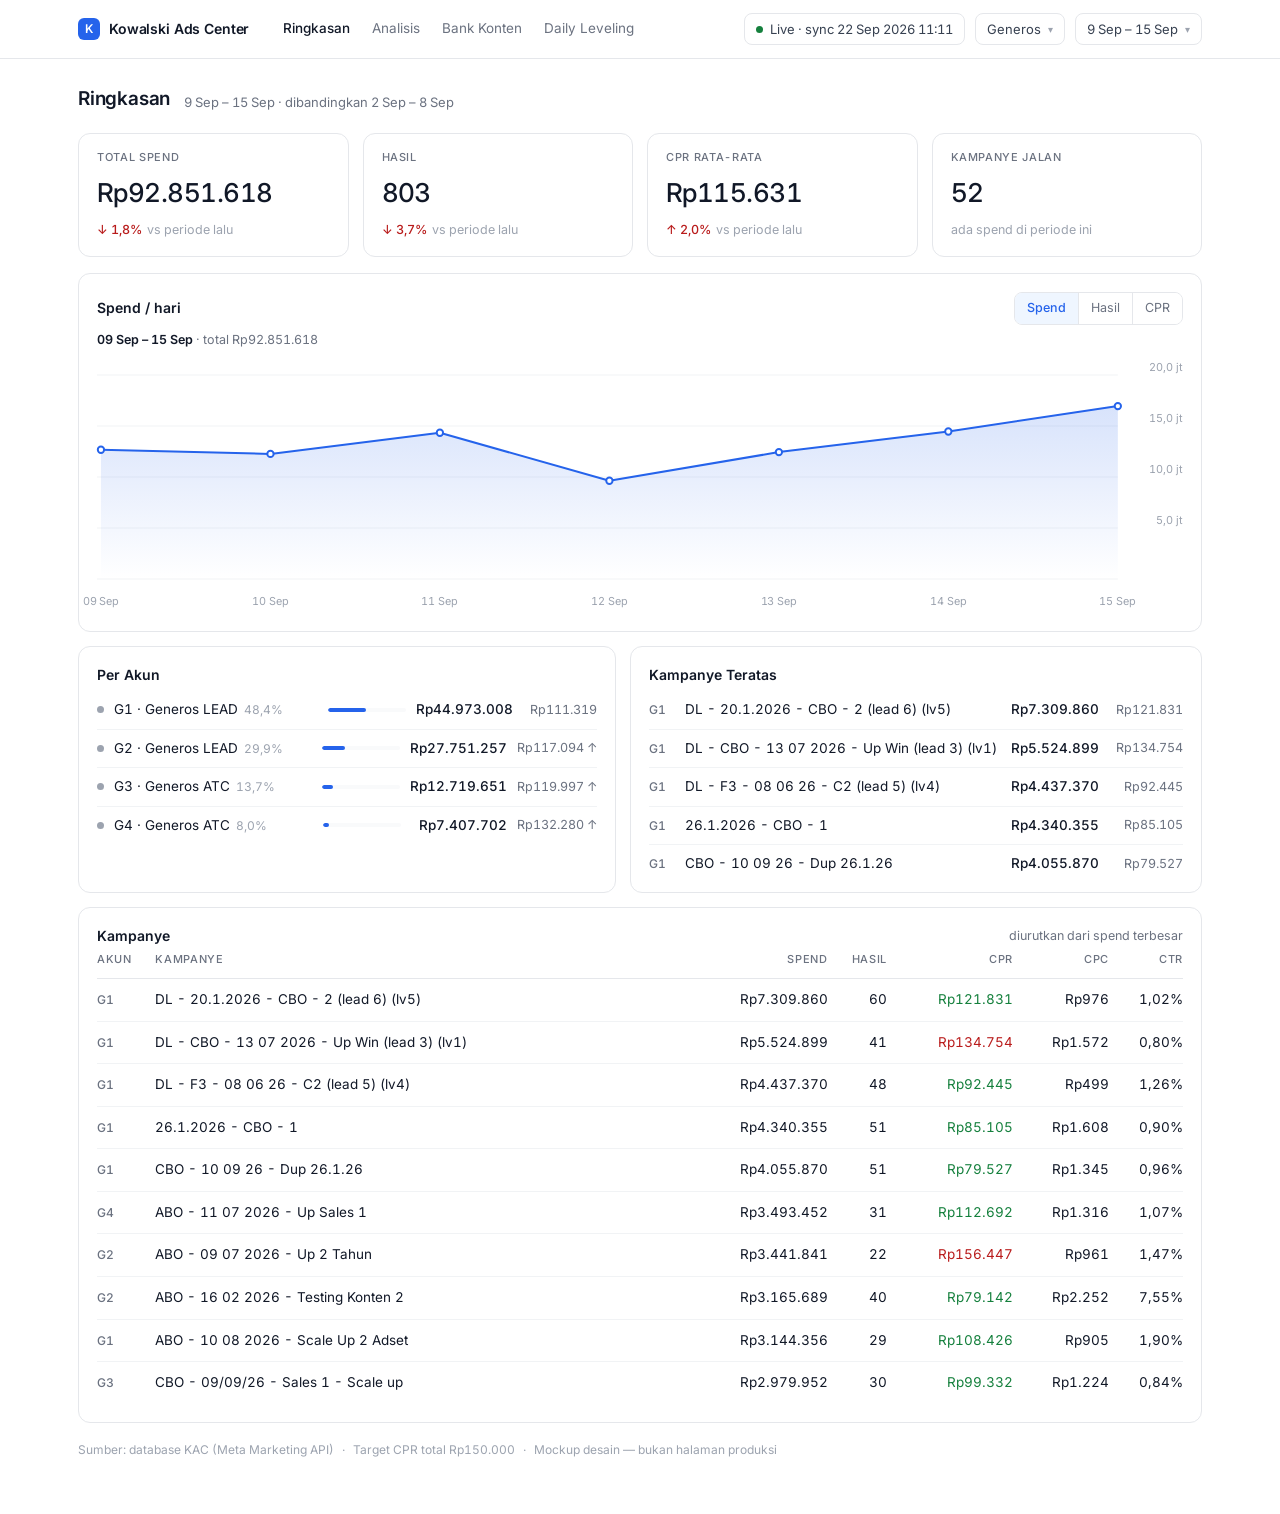
<file: templates/dashboard_v2.html>
<!DOCTYPE html>
<html lang="id">
<head>
<link rel="icon" type="image/png" href="/static/favicon.png">
<link rel="stylesheet" href="https://cdn.jsdelivr.net/npm/bootstrap-icons@1.11.3/font/bootstrap-icons.min.css">
<meta charset="utf-8">
<meta name="viewport" content="width=device-width, initial-scale=1">
<title>Kowalski Ads Center — Ringkasan</title>
<link rel="preconnect" href="https://fonts.googleapis.com">
<link rel="preconnect" href="https://fonts.gstatic.com" crossorigin>
<link href="https://fonts.googleapis.com/css2?family=Inter:wght@400;500;600&display=swap" rel="stylesheet">
<style>
  :root{
    --text:#111827; --text-2:#374151; --muted:#6B7280; --faint:#9CA3AF;
    --line:#E5E7EB; --line-soft:#F1F3F5; --soft:#F9FAFB;
    --accent:#2563EB; --accent-soft:#EFF6FF;
    --good:#15803D; --good-soft:#F0FDF4; --bad:#B91C1C; --bad-soft:#FEF2F2;
    --radius:12px;
  }
  *{box-sizing:border-box}
  html,body{margin:0;padding:0}
  body{
    font-family:'Inter',system-ui,-apple-system,'Segoe UI',Roboto,sans-serif;
    background:#fff; color:var(--text);
    font-size:14px; line-height:1.45;
    -webkit-font-smoothing:antialiased;
    font-variant-numeric:tabular-nums;
  }
  /* ---------- topbar ---------- */
  .topbar{border-bottom:1px solid var(--line); background:#fff}
  .topbar-in{max-width:1180px;margin:0 auto;padding:0 28px;height:58px;display:flex;align-items:center;gap:28px}
  .brand{display:flex;align-items:center;gap:9px;font-weight:600;letter-spacing:-.01em}
  .mark{width:22px;height:22px;border-radius:6px;background:var(--accent);color:#fff;
        display:grid;place-items:center;font-size:12px;font-weight:600}
  .nav{display:flex;gap:22px;margin-left:6px}
  .nav a{color:var(--muted);text-decoration:none;font-size:13.5px}
  .nav a.on{color:var(--text);font-weight:500}
  .topbar-right{margin-left:auto;display:flex;align-items:center;gap:10px}
  .pill{display:inline-flex;align-items:center;gap:7px;border:1px solid var(--line);border-radius:8px;
        padding:6px 11px;font-size:13px;color:var(--text-2);background:#fff;white-space:nowrap}
  .pill .chev{color:var(--faint);font-size:10px}
  .dot-live{width:7px;height:7px;border-radius:50%;background:var(--good)}
  /* ---------- layout ---------- */
  .wrap{max-width:1180px;margin:0 auto;padding:26px 28px 56px}
  .head{display:flex;align-items:flex-end;gap:14px;flex-wrap:wrap;margin-bottom:20px}
  h1{font-size:19px;font-weight:600;margin:0;letter-spacing:-.01em}
  .head .sub{color:var(--muted);font-size:13px;margin-bottom:1px}
  /* ---------- stat cards ---------- */
  .cards{display:grid;grid-template-columns:repeat(4,1fr);gap:14px;margin-bottom:16px}
  .stat{border:1px solid var(--line);border-radius:var(--radius);padding:16px 18px 17px}
  .stat .lab{font-size:11px;font-weight:500;letter-spacing:.06em;text-transform:uppercase;color:var(--muted)}
  .stat .val{font-size:26px;font-weight:500;letter-spacing:-.02em;margin:9px 0 7px}
  .stat .val small{font-size:15px;color:var(--muted);font-weight:400;margin-left:3px}
  .delta{display:inline-flex;align-items:center;gap:5px;font-size:12.5px;font-weight:500}
  .delta.up{color:var(--good)} .delta.down{color:var(--bad)} .delta.flat{color:var(--muted)}
  .delta .vs{color:var(--faint);font-weight:400}
  /* ---------- chart ---------- */
  .card{border:1px solid var(--line);border-radius:var(--radius);padding:18px}
  .card-hd{display:flex;align-items:center;gap:10px;margin-bottom:6px}
  .card-hd h2{font-size:14px;font-weight:600;margin:0}
  .seg{margin-left:auto;display:inline-flex;border:1px solid var(--line);border-radius:8px;overflow:hidden}
  .seg button{appearance:none;border:0;background:#fff;color:var(--muted);font:inherit;font-size:12.5px;
              padding:6px 12px;cursor:pointer;border-right:1px solid var(--line)}
  .seg button:last-child{border-right:0}
  .seg button.on{background:var(--accent-soft);color:var(--accent);font-weight:500}
  .chart-meta{color:var(--muted);font-size:12.5px;margin-bottom:14px}
  .chart-meta b{color:var(--text);font-weight:600}
  svg{display:block;width:100%;height:250px;overflow:visible}
  .gridline{stroke:var(--line-soft);stroke-width:1}
  .xlab{fill:var(--faint);font-size:11px}
  .ylab{fill:var(--faint);font-size:11px}
  /* ---------- panel list ---------- */
  .grid2{display:grid;grid-template-columns:1fr 1fr;gap:14px;margin-top:14px}
  .row{display:flex;align-items:center;gap:10px;padding:9px 0;border-bottom:1px solid var(--line-soft)}
  .row:last-child{border-bottom:0;padding-bottom:0}
  .row .nm{flex:1;min-width:0;overflow:hidden;text-overflow:ellipsis;white-space:nowrap;font-size:13.5px}
  .row .nm .tag{color:var(--faint);font-size:12px;margin-left:6px}
  .row .num{font-weight:500;font-size:13.5px}
  .row .sub{color:var(--muted);font-size:12.5px;min-width:74px;text-align:right}
  .sdot{width:7px;height:7px;border-radius:50%;background:var(--faint);flex:0 0 7px}
  .bar{height:4px;border-radius:2px;background:var(--soft);overflow:hidden;width:78px;flex:0 0 78px}
  .bar i{display:block;height:100%;background:var(--accent);border-radius:2px}
  /* ---------- table ---------- */
  table{width:100%;border-collapse:collapse;margin-top:4px}
  th{font-size:11px;font-weight:500;letter-spacing:.06em;text-transform:uppercase;color:var(--muted);
     text-align:right;padding:0 0 10px;border-bottom:1px solid var(--line);white-space:nowrap}
  th:first-child,td:first-child{text-align:left}
  th.l,td.l{text-align:left}
  td{padding:11px 0;border-bottom:1px solid var(--line-soft);font-size:13.5px;text-align:right}
  tbody tr:last-child td{border-bottom:0}
  .cmp{max-width:46ch;overflow:hidden;text-overflow:ellipsis;white-space:nowrap}
  .ok{color:var(--good)} .no{color:var(--bad)}
  .tagacc{display:inline-block;min-width:26px;font-size:12px;color:var(--muted);font-weight:500}
  .foot{margin-top:18px;color:var(--faint);font-size:12px;display:flex;gap:8px;align-items:center}
</style>
</head>
<body>

<div class="topbar">
  <div class="topbar-in">
    <div class="brand"><span class="mark">K</span> Kowalski Ads Center</div>
    <nav class="nav">
      <a href="#" class="on">Ringkasan</a>
      <a href="#">Analisis</a>
      <a href="#">Bank Konten</a>
      <a href="#">Daily Leveling</a>
    </nav>
    <div class="topbar-right">
      <span class="pill"><span class="dot-live"></span> Live · sync 22 Sep 2026 11:11</span>
      <span class="pill">Generos <span class="chev">▾</span></span>
      <span class="pill">9 Sep – 15 Sep <span class="chev">▾</span></span>
    </div>
  </div>
</div>

<div class="wrap">
  <div class="head">
    <h1>Ringkasan</h1>
    <span class="sub">9 Sep – 15 Sep · dibandingkan 2 Sep – 8 Sep</span>
  </div>

  <div class="cards" id="cards"></div>

  <div class="card">
    <div class="card-hd">
      <h2 id="chart-title">Spend</h2>
      <div class="seg" id="seg">
        <button data-m="spend" class="on">Spend</button>
        <button data-m="results">Hasil</button>
        <button data-m="cpr">CPR</button>
      </div>
    </div>
    <div class="chart-meta" id="chart-meta"></div>
    <svg id="chart" viewBox="0 0 1100 250" preserveAspectRatio="none"></svg>
  </div>

  <div class="grid2">
    <div class="card">
      <div class="card-hd"><h2>Per Akun</h2></div>
      <div id="by-account"></div>
    </div>
    <div class="card">
      <div class="card-hd"><h2>Kampanye Teratas</h2></div>
      <div id="top-camp"></div>
    </div>
  </div>

  <div class="card" style="margin-top:14px">
    <div class="card-hd"><h2>Kampanye</h2><span class="chart-meta" style="margin:0 0 0 auto">diurutkan dari spend terbesar</span></div>
    <table>
      <thead>
        <tr>
          <th class="l">Akun</th><th class="l">Kampanye</th>
          <th>Spend</th><th>Hasil</th><th>CPR</th><th>CPC</th><th>CTR</th>
        </tr>
      </thead>
      <tbody id="tbody"></tbody>
    </table>
  </div>

  <div class="foot">
    <span>Sumber: database KAC (Meta Marketing API)</span>·<span>Target CPR total Rp150.000</span>·<span>Mockup desain — bukan halaman produksi</span>
  </div>
</div>

<script>
const D = {"period":{"from":"2026-09-09","to":"2026-09-15","prev_from":"2026-09-02","prev_to":"2026-09-08"},"accounts":{"G1":{"spend":44973008.0,"results":404,"cpr":111319.32673267326},"G2":{"spend":27751257.0,"results":237,"cpr":117093.91139240506},"G3":{"spend":12719651.0,"results":106,"cpr":119996.7075471698},"G4":{"spend":7407702.0,"results":56,"cpr":132280.39285714287}},"prev_accounts":{"G1":{"spend":46873992.0,"results":419,"cpr":111871.10262529833},"G2":{"spend":29397385.0,"results":256,"cpr":114833.53515625},"G3":{"spend":8758444.0,"results":83,"cpr":105523.421686747},"G4":{"spend":9524711.0,"results":76,"cpr":125325.1447368421}},"daily":{"2026-09-09":{"spend":12686149.0,"results":127},"2026-09-10":{"spend":12276227.0,"results":97},"2026-09-11":{"spend":14348028.0,"results":126},"2026-09-12":{"spend":9642400.0,"results":93},"2026-09-13":{"spend":12458419.0,"results":106},"2026-09-14":{"spend":14473927.0,"results":121},"2026-09-15":{"spend":16966468.0,"results":133}},"prev_daily":{"2026-09-02":{"spend":16160218.0,"results":149},"2026-09-03":{"spend":14477879.0,"results":129},"2026-09-04":{"spend":15242691.0,"results":128},"2026-09-05":{"spend":12546795.0,"results":98},"2026-09-06":{"spend":12349513.0,"results":99},"2026-09-07":{"spend":12556284.0,"results":126},"2026-09-08":{"spend":11221152.0,"results":105}},"campaigns":[{"name":"DL - 20.1.2026 - CBO - 2 (lead 6) (lv5)","acc":"G1","spend":7309860.0,"results":60,"impressions":734383,"clicks":7490.972608000001,"status":"PAUSED","last":"2026-09-15","cpr":121831.0,"ctr":1.0200362219713692,"cpc":975.822551025406},{"name":"DL - CBO - 13 07 2026 - Up Win (lead 3) (lv1)","acc":"G1","spend":5524899.0,"results":41,"impressions":436941,"clicks":3515.022037,"status":"PAUSED","last":"2026-09-15","cpr":134753.63414634147,"ctr":0.8044614803829351,"cpc":1571.796404643707},{"name":"DL - F3 - 08 06 26 - C2 (lead 5) (lv4)","acc":"G1","spend":4437370.0,"results":48,"impressions":704991,"clicks":8895.068981,"status":"PAUSED","last":"2026-09-15","cpr":92445.20833333333,"ctr":1.2617280193647864,"cpc":498.85728930020537},{"name":"26.1.2026 - CBO - 1","acc":"G1","spend":4340355.0,"results":51,"impressions":299031,"clicks":2700.022832,"status":"PAUSED","last":"2026-09-15","cpr":85105.0,"ctr":0.9029240553654974,"cpc":1607.525295178689},{"name":"CBO - 10 09 26 - Dup 26.1.26","acc":"G1","spend":4055870.0,"results":51,"impressions":314187,"clicks":3016.033438,"status":"PAUSED","last":"2026-09-15","cpr":79526.86274509804,"ctr":0.9599485141014746,"cpc":1344.769573473144},{"name":"ABO - 11 07 2026 - Up Sales 1","acc":"G4","spend":3493452.0,"results":31,"impressions":248095,"clicks":2654.989657,"status":"PAUSED","last":"2026-09-15","cpr":112692.0,"ctr":1.0701504089159395,"cpc":1315.8062558885517},{"name":"ABO - 09 07 2026 - Up 2 Tahun","acc":"G2","spend":3441841.0,"results":22,"impressions":243809,"clicks":3581.04696,"status":"PAUSED","last":"2026-09-15","cpr":156447.31818181818,"ctr":1.4687919477952003,"cpc":961.1270219142839},{"name":"ABO - 16 02 2026 - Testing Konten 2","acc":"G2","spend":3165689.0,"results":40,"impressions":18626,"clicks":1406.000633,"status":"PAUSED","last":"2026-09-15","cpr":79142.225,"ctr":7.548591393750671,"cpc":2251.5558853237017},{"name":"ABO - 10 08 2026 - Scale Up 2 Adset","acc":"G1","spend":3144356.0,"results":29,"impressions":182625,"clicks":3473.9899860000005,"status":"PAUSED","last":"2026-09-15","cpr":108426.06896551725,"ctr":1.9022532435318276,"cpc":905.1137201522145},{"name":"CBO - 09/09/26 - Sales 1 - Scale up","acc":"G3","spend":2979952.0,"results":30,"impressions":288596,"clicks":2434.991042,"status":"PAUSED","last":"2026-09-15","cpr":99331.73333333334,"ctr":0.843736933983839,"cpc":1223.8040915141896}],"totals":{"spend":92851618.0,"results":803,"prev_spend":94554532.0,"prev_results":834,"cpr":115630.90660024907,"prev_cpr":113374.73860911271,"active_campaigns":0,"campaigns_with_spend":52,"total_campaigns":962},"thresholds":{"per_acc":{"G1":130000,"G2":130000,"G3":150000,"G4":150000},"total":150000},"acc_label":{"G1":"G1 \u00b7 Generos LEAD","G2":"G2 \u00b7 Generos LEAD","G3":"G3 \u00b7 Generos ATC","G4":"G4 \u00b7 Generos ATC"},"synced_at":"22 Sep 2026 11:11"};

const rp = (n, dec=0) => 'Rp' + (n||0).toLocaleString('id-ID', {minimumFractionDigits:dec, maximumFractionDigits:dec});
const short = n => n >= 1e9 ? (n/1e9).toFixed(1).replace('.',',')+' M'
              : n >= 1e6 ? (n/1e6).toFixed(1).replace('.',',')+' jt'
              : n >= 1e3 ? (n/1e3).toFixed(0)+' rb' : String(Math.round(n));
const pct = (a,b) => (!b || !a) ? null : ((a-b)/b*100);
const signCls = (v, inverse=false) => v===null ? 'flat' : (v>0.5 ? (inverse?'down':'up') : (v<-0.5 ? (inverse?'up':'down') : 'flat'));
const arrow = v => (v===null || Math.abs(v)<=0.5) ? '' : (v>0 ? '↑' : '↓');

// ---------- stat cards ----------
const T = D.totals;
const dSpend = pct(T.spend, T.prev_spend), dRes = pct(T.results, T.prev_results), dCpr = pct(T.cpr, T.prev_cpr);
const cards = [
  {lab:'Total Spend', html:rp(T.spend), d:dSpend, vs:'vs periode lalu'},
  {lab:'Hasil', html:String(T.results), d:dRes, vs:'vs periode lalu'},
  {lab:'CPR Rata-rata', html:rp(Math.round(T.cpr)), d:dCpr, inv:true, vs:'vs periode lalu'},
  {lab:'Kampanye Jalan', html:String(T.campaigns_with_spend), d:null, vs:'ada spend di periode ini'},
];
document.getElementById('cards').innerHTML = cards.map(c => `
  <div class="stat">
    <div class="lab">${c.lab}</div>
    <div class="val">${c.html}</div>
    <span class="delta ${signCls(c.d, c.inv)}">
      ${c.d===null ? '' : arrow(c.d)+' '+Math.abs(c.d).toFixed(1).replace('.',',')+'%'}
      <span class="vs">${c.vs}</span>
    </span>
  </div>`).join('');

// ---------- chart ----------
const days = Object.keys(D.daily).sort();
const series = {
  spend:   {label:'Spend',   get:d => D.daily[d].spend,   fmt:v => rp(Math.round(v)), total:days.reduce((a,d)=>a+D.daily[d].spend,0), totalFmt:v=>rp(Math.round(v))},
  results: {label:'Hasil',   get:d => D.daily[d].results, fmt:v => Math.round(v)+' hasil', total:days.reduce((a,d)=>a+D.daily[d].results,0), totalFmt:v=>String(Math.round(v))+' hasil'},
  cpr:     {label:'CPR',     get:d => D.daily[d].results ? D.daily[d].spend/D.daily[d].results : 0, fmt:v => rp(Math.round(v)), total:null},
};
const fmtDay = s => { const [y,m,dd] = s.split('-'); const mo=['Jan','Feb','Mar','Apr','Mei','Jun','Jul','Agu','Sep','Okt','Nov','Des'][+m-1]; return dd+' '+mo; };
let metric = 'spend';

function drawChart(){
  const s = series[metric];
  const vals = days.map(s.get);
  const max = Math.max(...vals) * 1.18 || 1;
  const W = 1100, H = 250, padB = 34, padL = 4, padR = 66;
  const x = i => padL + i * ((W - padL - padR) / (vals.length - 1));
  const y = v => (H - padB) - (v / max) * (H - padB - 12);
  let g = '';
  for (let i = 0; i <= 4; i++){
    const yy = 12 + i * ((H - padB - 12) / 4);
    g += `<line class="gridline" x1="0" y1="${yy.toFixed(1)}" x2="${W - padR}" y2="${yy.toFixed(1)}"/>`;
    const lab = i === 4 ? '' : short(max * (1 - i / 4));
    if (lab) g += `<text class="ylab" x="${W}" y="${(yy - 4).toFixed(1)}" text-anchor="end">${lab}</text>`;
  }
  const pts = vals.map((v,i) => [x(i), y(v)]);
  const line = pts.map((p,i) => (i? 'L':'M') + p[0].toFixed(1) + ' ' + p[1].toFixed(1)).join(' ');
  const area = line + ` L ${pts[pts.length-1][0].toFixed(1)} ${H-padB} L ${pts[0][0].toFixed(1)} ${H-padB} Z`;
  const dots = pts.map((p,i) => `<circle cx="${p[0].toFixed(1)}" cy="${p[1].toFixed(1)}" r="3.2" fill="#fff" stroke="#2563EB" stroke-width="2"><title>${fmtDay(days[i])}: ${s.fmt(vals[i])}</title></circle>`).join('');
  const labs = days.map((d,i) => `<text class="xlab" x="${x(i).toFixed(1)}" y="${H-8}" text-anchor="middle">${fmtDay(d)}</text>`).join('');
  document.getElementById('chart').innerHTML = `
    <defs>
      <linearGradient id="fill" x1="0" y1="0" x2="0" y2="1">
        <stop offset="0%" stop-color="#2563EB" stop-opacity=".18"/>
        <stop offset="100%" stop-color="#2563EB" stop-opacity="0"/>
      </linearGradient>
    </defs>
    ${g}
    <path d="${area}" fill="url(#fill)"/>
    <path d="${line}" fill="none" stroke="#2563EB" stroke-width="2" stroke-linejoin="round" stroke-linecap="round"/>
    ${dots}${labs}`;
  document.getElementById('chart-title').textContent = s.label + ' / hari';
  const sum = s.total, sumTxt = sum===null ? '' : ' · total ' + s.totalFmt(sum);
  document.getElementById('chart-meta').innerHTML = `<b>${fmtDay(days[0])} – ${fmtDay(days[days.length-1])}</b>${sumTxt}`;
}

document.getElementById('seg').addEventListener('click', e => {
  const b = e.target.closest('button'); if (!b) return;
  metric = b.dataset.m;
  [...document.querySelectorAll('#seg button')].forEach(x => x.classList.toggle('on', x === b));
  drawChart();
});

// ---------- per akun ----------
const accs = Object.keys(D.accounts).sort();
const totSpend = accs.reduce((a,k) => a + D.accounts[k].spend, 0);
document.getElementById('by-account').innerHTML = accs.map(k => {
  const a = D.accounts[k], p = D.prev_accounts[k] || {cpr:0};
  const share = totSpend ? a.spend / totSpend * 100 : 0;
  const thr = D.thresholds.per_acc[k];
  const dcpr = pct(a.cpr, p.cpr);
  return `<div class="row">
    <span class="sdot"></span>
    <span class="nm">${D.acc_label[k] || k}<span class="tag">${share.toFixed(1).replace('.',',')}%</span></span>
    <span class="bar"><i style="width:${share.toFixed(1)}%"></i></span>
    <span class="num" style="min-width:96px;text-align:right">${rp(Math.round(a.spend))}</span>
    <span class="sub ${a.cpr<=thr?'ok':'no'}">${rp(Math.round(a.cpr))}${dcpr===null?'':' '+arrow(dcpr)}</span>
  </div>`;
}).join('');

// ---------- kampanye teratas ----------
document.getElementById('top-camp').innerHTML = D.campaigns.slice(0,5).map(c => {
  const thr = D.thresholds.per_acc[c.acc];
  return `<div class="row">
    <span class="tagacc">${c.acc}</span>
    <span class="nm">${c.name}</span>
    <span class="num" style="min-width:92px;text-align:right">${rp(Math.round(c.spend))}</span>
    <span class="sub ${c.cpr<=thr?'ok':'no'}">${rp(Math.round(c.cpr))}</span>
  </div>`;
}).join('');

// ---------- tabel ----------
document.getElementById('tbody').innerHTML = D.campaigns.map(c => {
  const thr = D.thresholds.per_acc[c.acc];
  return `<tr>
    <td class="l"><span class="tagacc">${c.acc}</span></td>
    <td class="l"><div class="cmp" title="${c.name}">${c.name}</div></td>
    <td>${rp(Math.round(c.spend))}</td>
    <td>${c.results}</td>
    <td class="${c.cpr<=thr?'ok':'no'}">${rp(Math.round(c.cpr))}</td>
    <td>${rp(Math.round(c.cpc))}</td>
    <td>${c.ctr.toFixed(2).replace('.',',')}%</td>
  </tr>`;
}).join('');

drawChart();
</script>
</body>
</html>
</file>
